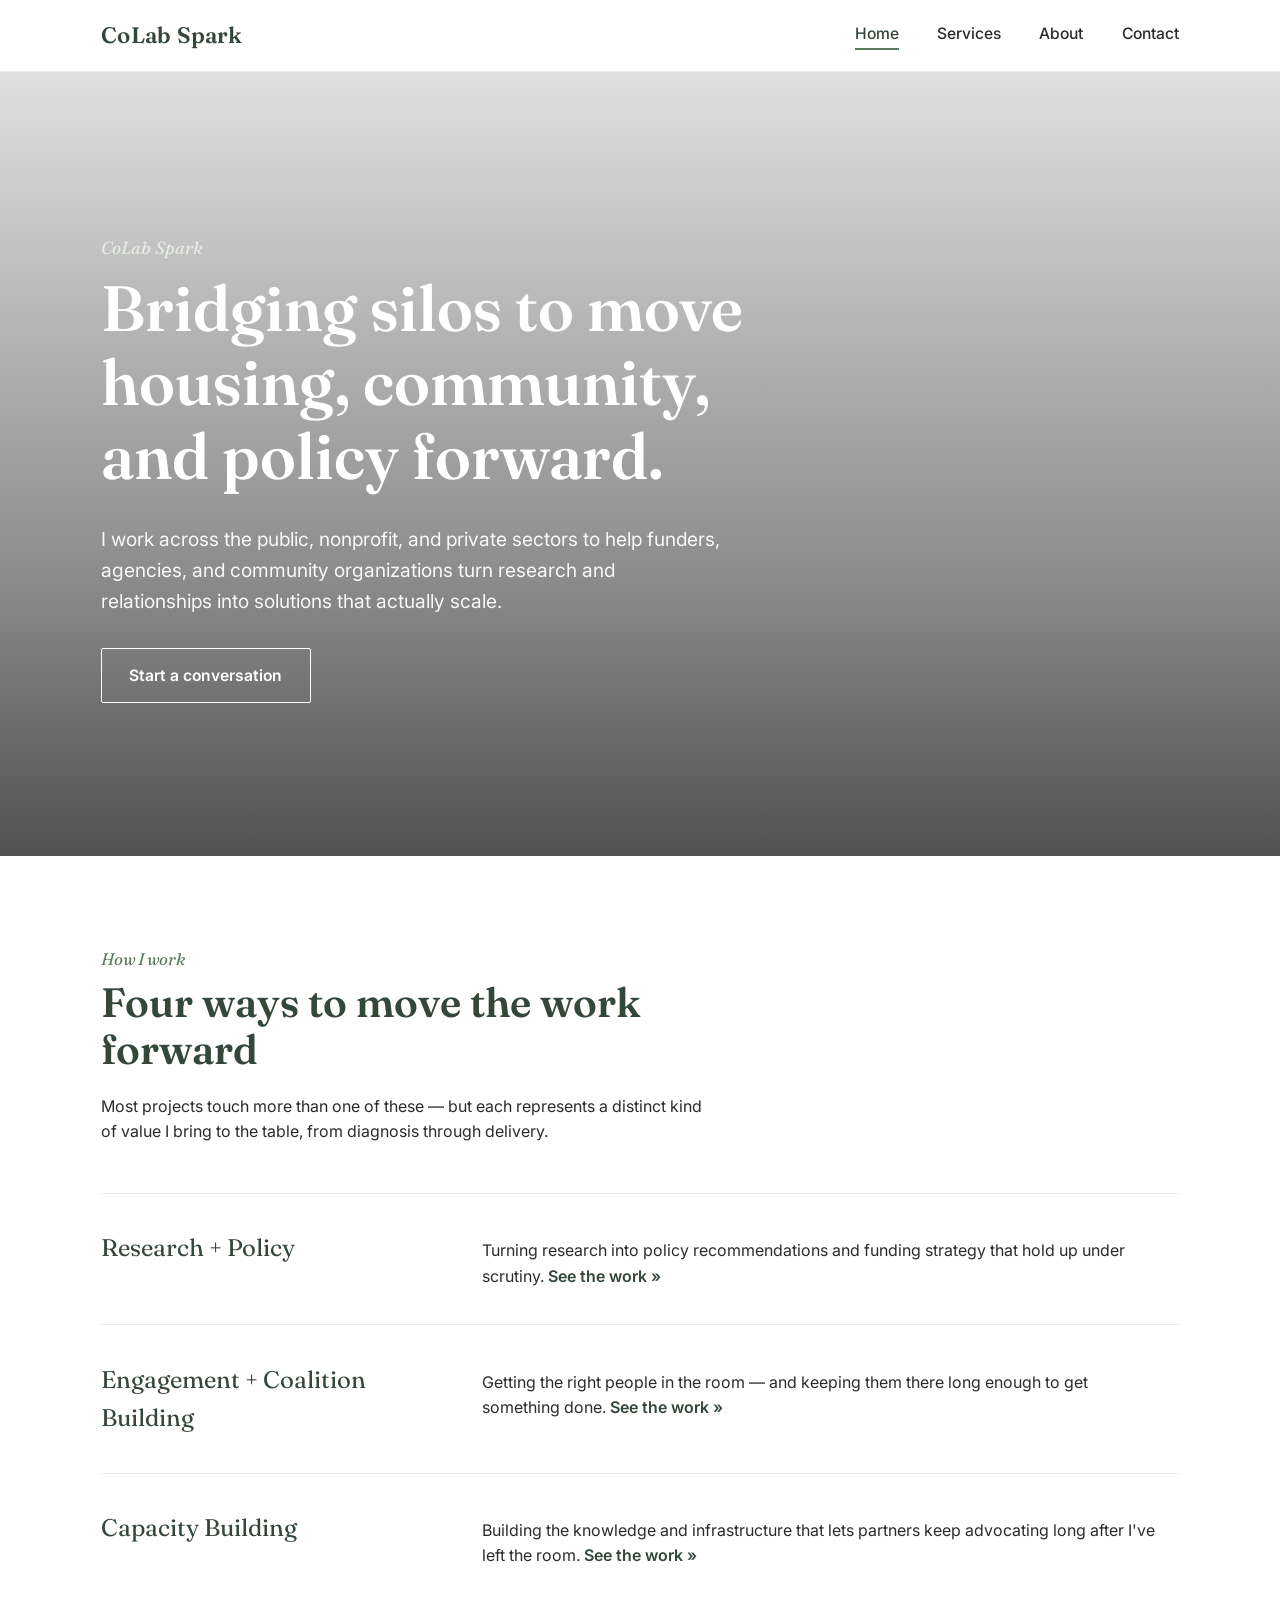
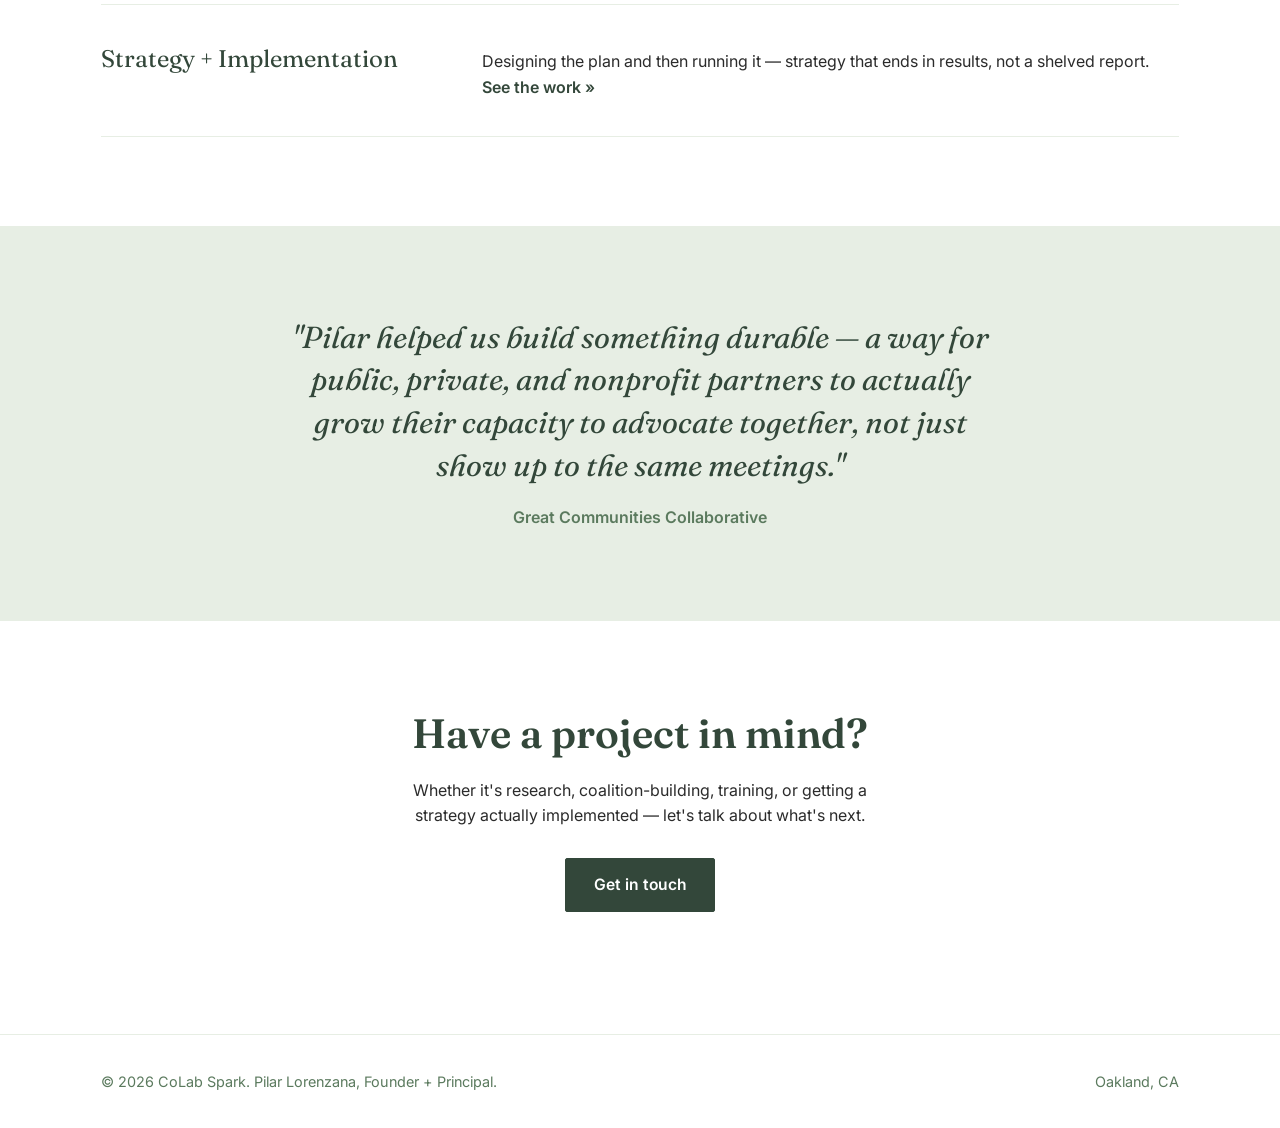
<file: index.html>
<!DOCTYPE html>
<html lang="en">
<head>
<meta charset="UTF-8">
<meta name="viewport" content="width=device-width, initial-scale=1.0">
<title>CoLab Spark — Housing, Community Development &amp; Policy Strategy</title>
<link rel="preconnect" href="https://fonts.googleapis.com">
<link href="https://fonts.googleapis.com/css2?family=Fraunces:ital,wght@0,500;0,600;1,500&family=Inter:wght@400;500;600&display=swap" rel="stylesheet">
<link rel="stylesheet" href="styles.css">
</head>
<body>

<header class="site-header">
  <div class="container">
    <div class="wordmark">CoLab Spark</div>
    <nav class="site-nav">
      <a href="index.html" class="active">Home</a>
      <a href="services.html">Services</a>
      <a href="about.html">About</a>
      <a href="contact.html">Contact</a>
    </nav>
  </div>
</header>

<section class="hero" style="background-image: url('https://picsum.photos/seed/101/1800/1200');">
  <div class="hero-content">
    <div class="eyebrow">CoLab Spark</div>
    <h1>Bridging silos to move housing, community, and policy forward.</h1>
    <p class="lede">I work across the public, nonprofit, and private sectors to help funders, agencies, and community organizations turn research and relationships into solutions that actually scale.</p>
    <a href="contact.html" class="btn btn-light">Start a conversation</a>
  </div>
</section>

<section>
  <div class="container">
    <div class="section-intro">
      <div class="kicker">How I work</div>
      <h2>Four ways to move the work forward</h2>
      <p>Most projects touch more than one of these — but each represents a distinct kind of value I bring to the table, from diagnosis through delivery.</p>
    </div>

    <div class="bucket-list">
      <div class="bucket-row">
        <div class="bucket-name">Research + Policy</div>
        <p class="bucket-desc">Turning research into policy recommendations and funding strategy that hold up under scrutiny. <a href="services.html#research-policy">See the work &raquo;</a></p>
      </div>
      <div class="bucket-row">
        <div class="bucket-name">Engagement + Coalition Building</div>
        <p class="bucket-desc">Getting the right people in the room — and keeping them there long enough to get something done. <a href="services.html#engagement-coalition">See the work &raquo;</a></p>
      </div>
      <div class="bucket-row">
        <div class="bucket-name">Capacity Building</div>
        <p class="bucket-desc">Building the knowledge and infrastructure that lets partners keep advocating long after I've left the room. <a href="services.html#capacity-building">See the work &raquo;</a></p>
      </div>
      <div class="bucket-row">
        <div class="bucket-name">Strategy + Implementation</div>
        <p class="bucket-desc">Designing the plan and then running it — strategy that ends in results, not a shelved report. <a href="services.html#strategy-implementation">See the work &raquo;</a></p>
      </div>
    </div>
  </div>
</section>

<section class="section-pale">
  <div class="container testimonial">
    <blockquote>"Pilar helped us build something durable — a way for public, private, and nonprofit partners to actually grow their capacity to advocate together, not just show up to the same meetings."</blockquote>
    <cite>Great Communities Collaborative</cite>
  </div>
</section>

<section>
  <div class="container" style="text-align:center;">
    <h2>Have a project in mind?</h2>
    <p style="margin: 0 auto 1.8rem; max-width: 50ch;">Whether it's research, coalition-building, training, or getting a strategy actually implemented — let's talk about what's next.</p>
    <a href="contact.html" class="btn btn-solid">Get in touch</a>
  </div>
</section>

<footer class="site-footer">
  <div class="container">
    <div>&copy; 2026 CoLab Spark. Pilar Lorenzana, Founder + Principal.</div>
    <div>Oakland, CA</div>
  </div>
</footer>

</body>
</html>
</file>
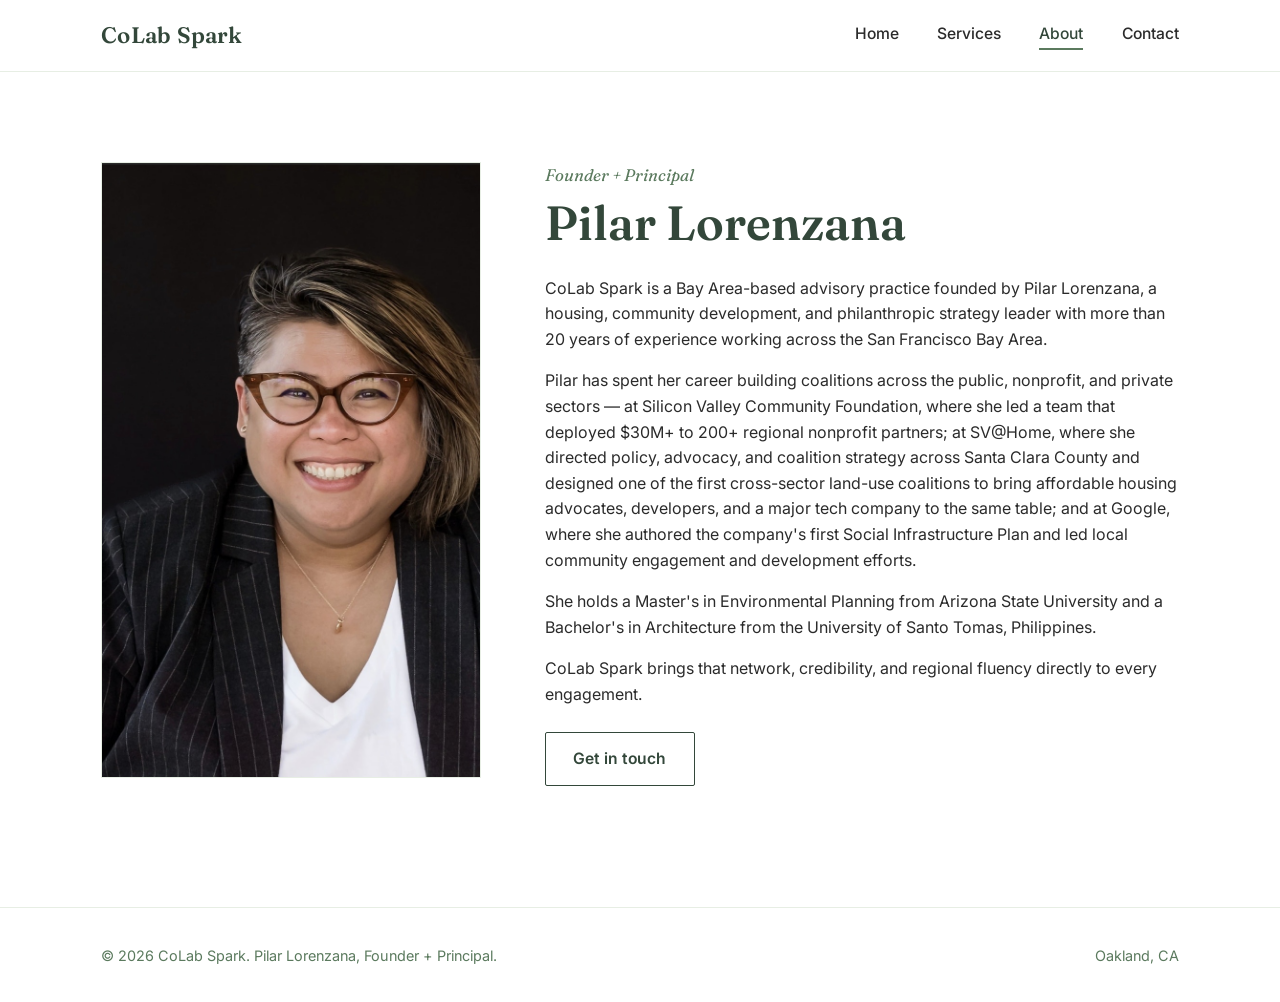
<file: about.html>
<!DOCTYPE html>
<html lang="en">
<head>
<meta charset="UTF-8">
<meta name="viewport" content="width=device-width, initial-scale=1.0">
<title>About — CoLab Spark</title>
<link rel="preconnect" href="https://fonts.googleapis.com">
<link href="https://fonts.googleapis.com/css2?family=Fraunces:ital,wght@0,500;0,600;1,500&family=Inter:wght@400;500;600&display=swap" rel="stylesheet">
<link rel="stylesheet" href="styles.css">
</head>
<body>

<header class="site-header">
  <div class="container">
    <div class="wordmark">CoLab Spark</div>
    <nav class="site-nav">
      <a href="index.html">Home</a>
      <a href="services.html">Services</a>
      <a href="about.html" class="active">About</a>
      <a href="contact.html">Contact</a>
    </nav>
  </div>
</header>

<section>
  <div class="container about-grid">
    <img src="images/pilar-headshot.jpg" alt="Pilar Lorenzana">
    <div>
      <div class="section-intro" style="margin-bottom: 1.6rem;">
        <div class="kicker">Founder + Principal</div>
        <h1 style="font-size: clamp(2rem, 4vw, 3rem);">Pilar Lorenzana</h1>
      </div>
      <p>CoLab Spark is a Bay Area-based advisory practice founded by Pilar Lorenzana, a housing, community development, and philanthropic strategy leader with more than 20 years of experience working across the San Francisco Bay Area.</p>
      <p>Pilar has spent her career building coalitions across the public, nonprofit, and private sectors — at Silicon Valley Community Foundation, where she led a team that deployed $30M+ to 200+ regional nonprofit partners; at SV@Home, where she directed policy, advocacy, and coalition strategy across Santa Clara County and designed one of the first cross-sector land-use coalitions to bring affordable housing advocates, developers, and a major tech company to the same table; and at Google, where she authored the company's first Social Infrastructure Plan and led local community engagement and development efforts.</p>
      <p>She holds a Master's in Environmental Planning from Arizona State University and a Bachelor's in Architecture from the University of Santo Tomas, Philippines.</p>
      <p>CoLab Spark brings that network, credibility, and regional fluency directly to every engagement.</p>
      <a href="contact.html" class="btn btn-outline" style="margin-top: 0.5rem;">Get in touch</a>
    </div>
  </div>
</section>

<footer class="site-footer">
  <div class="container">
    <div>&copy; 2026 CoLab Spark. Pilar Lorenzana, Founder + Principal.</div>
    <div>Oakland, CA</div>
  </div>
</footer>

</body>
</html>
</file>
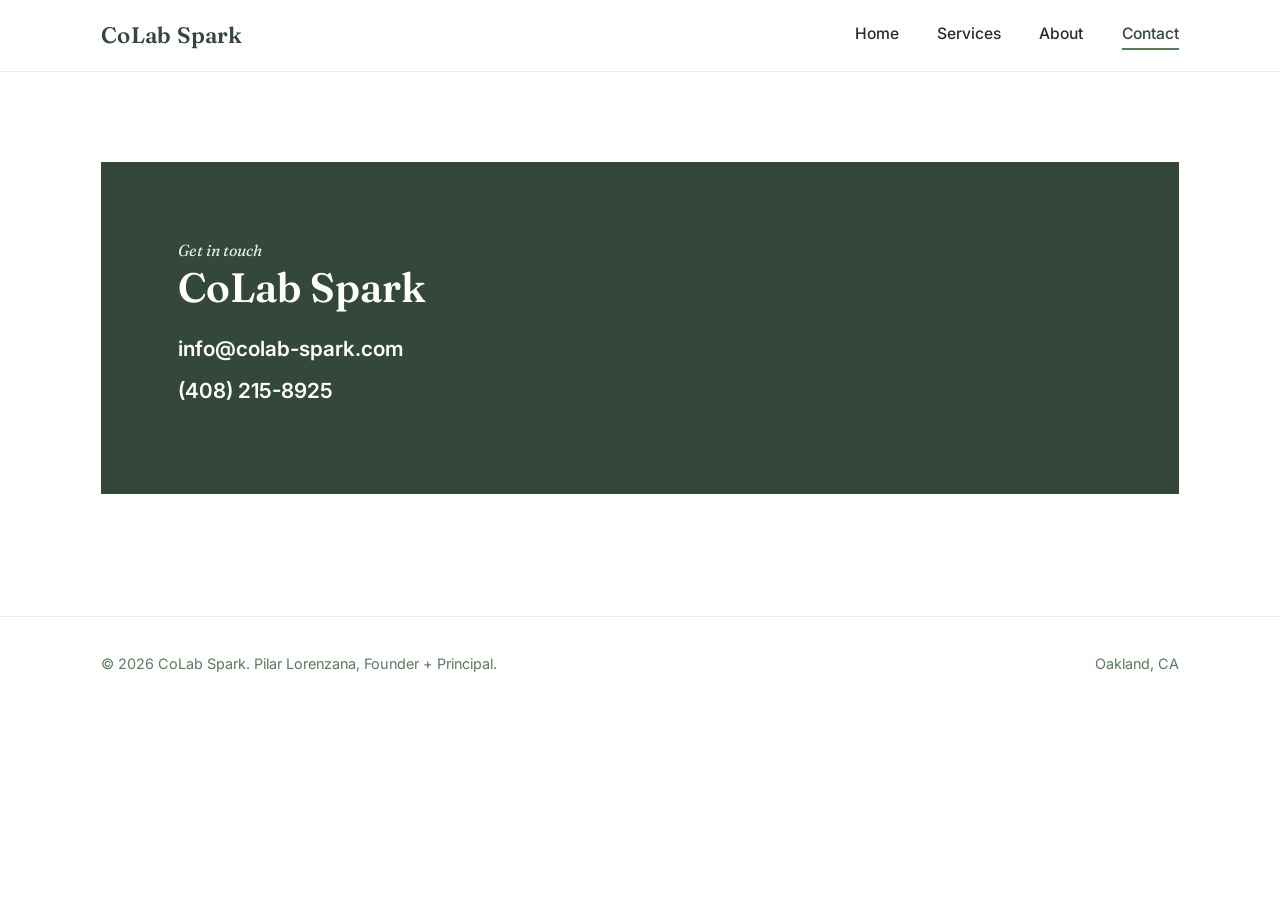
<file: contact.html>
<!DOCTYPE html>
<html lang="en">
<head>
<meta charset="UTF-8">
<meta name="viewport" content="width=device-width, initial-scale=1.0">
<title>Contact — CoLab Spark</title>
<link rel="preconnect" href="https://fonts.googleapis.com">
<link href="https://fonts.googleapis.com/css2?family=Fraunces:ital,wght@0,500;0,600;1,500&family=Inter:wght@400;500;600&display=swap" rel="stylesheet">
<link rel="stylesheet" href="styles.css">
</head>
<body>

<header class="site-header">
  <div class="container">
    <div class="wordmark">CoLab Spark</div>
    <nav class="site-nav">
      <a href="index.html">Home</a>
      <a href="services.html">Services</a>
      <a href="about.html">About</a>
      <a href="contact.html" class="active">Contact</a>
    </nav>
  </div>
</header>

<section>
  <div class="container">
    <div class="contact-block">
      <div class="kicker" style="color: var(--pale-green); font-family: var(--font-display); font-style: italic;">Get in touch</div>
      <h2>CoLab Spark</h2>
      <p class="detail"><a href="mailto:info@colab-spark.com">info@colab-spark.com</a></p>
      <p class="detail"><a href="tel:+14082158925">(408) 215-8925</a></p>
    </div>
  </div>
</section>

<footer class="site-footer">
  <div class="container">
    <div>&copy; 2026 CoLab Spark. Pilar Lorenzana, Founder + Principal.</div>
    <div>Oakland, CA</div>
  </div>
</footer>

</body>
</html>
</file>
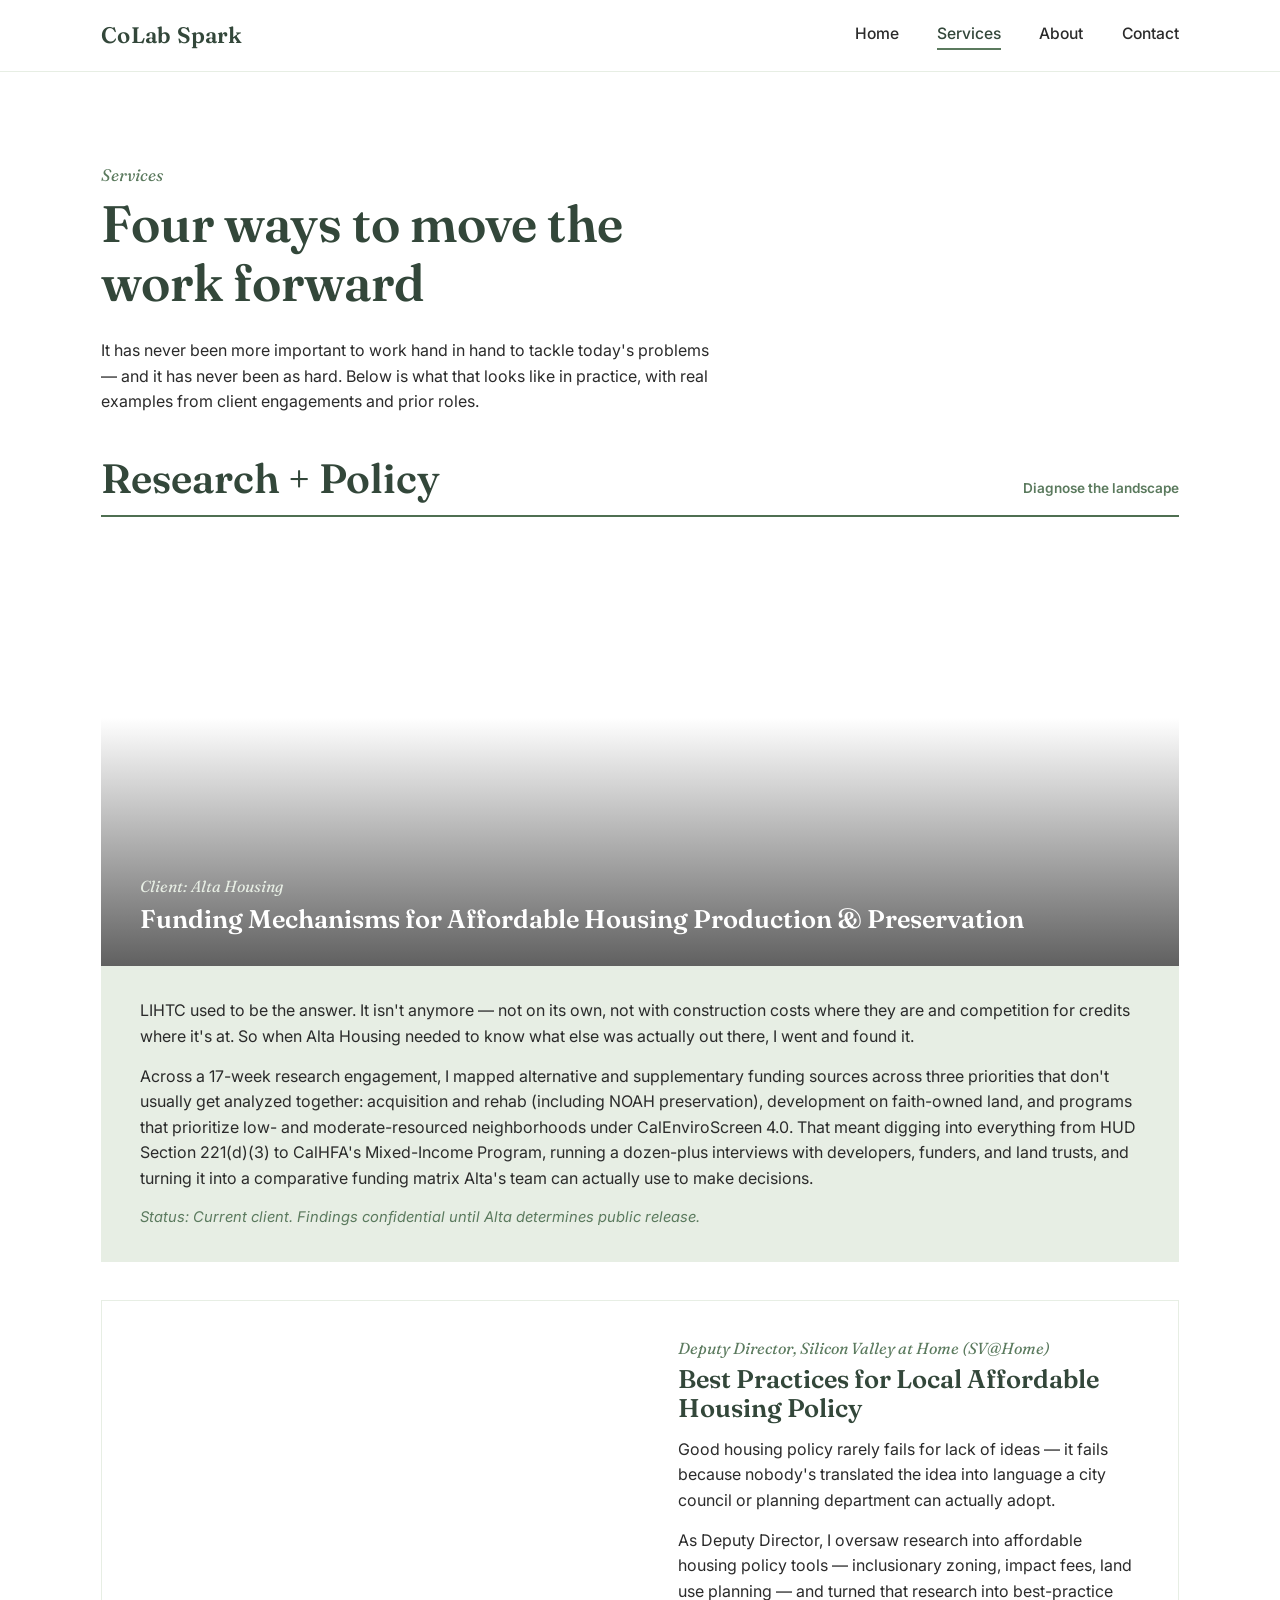
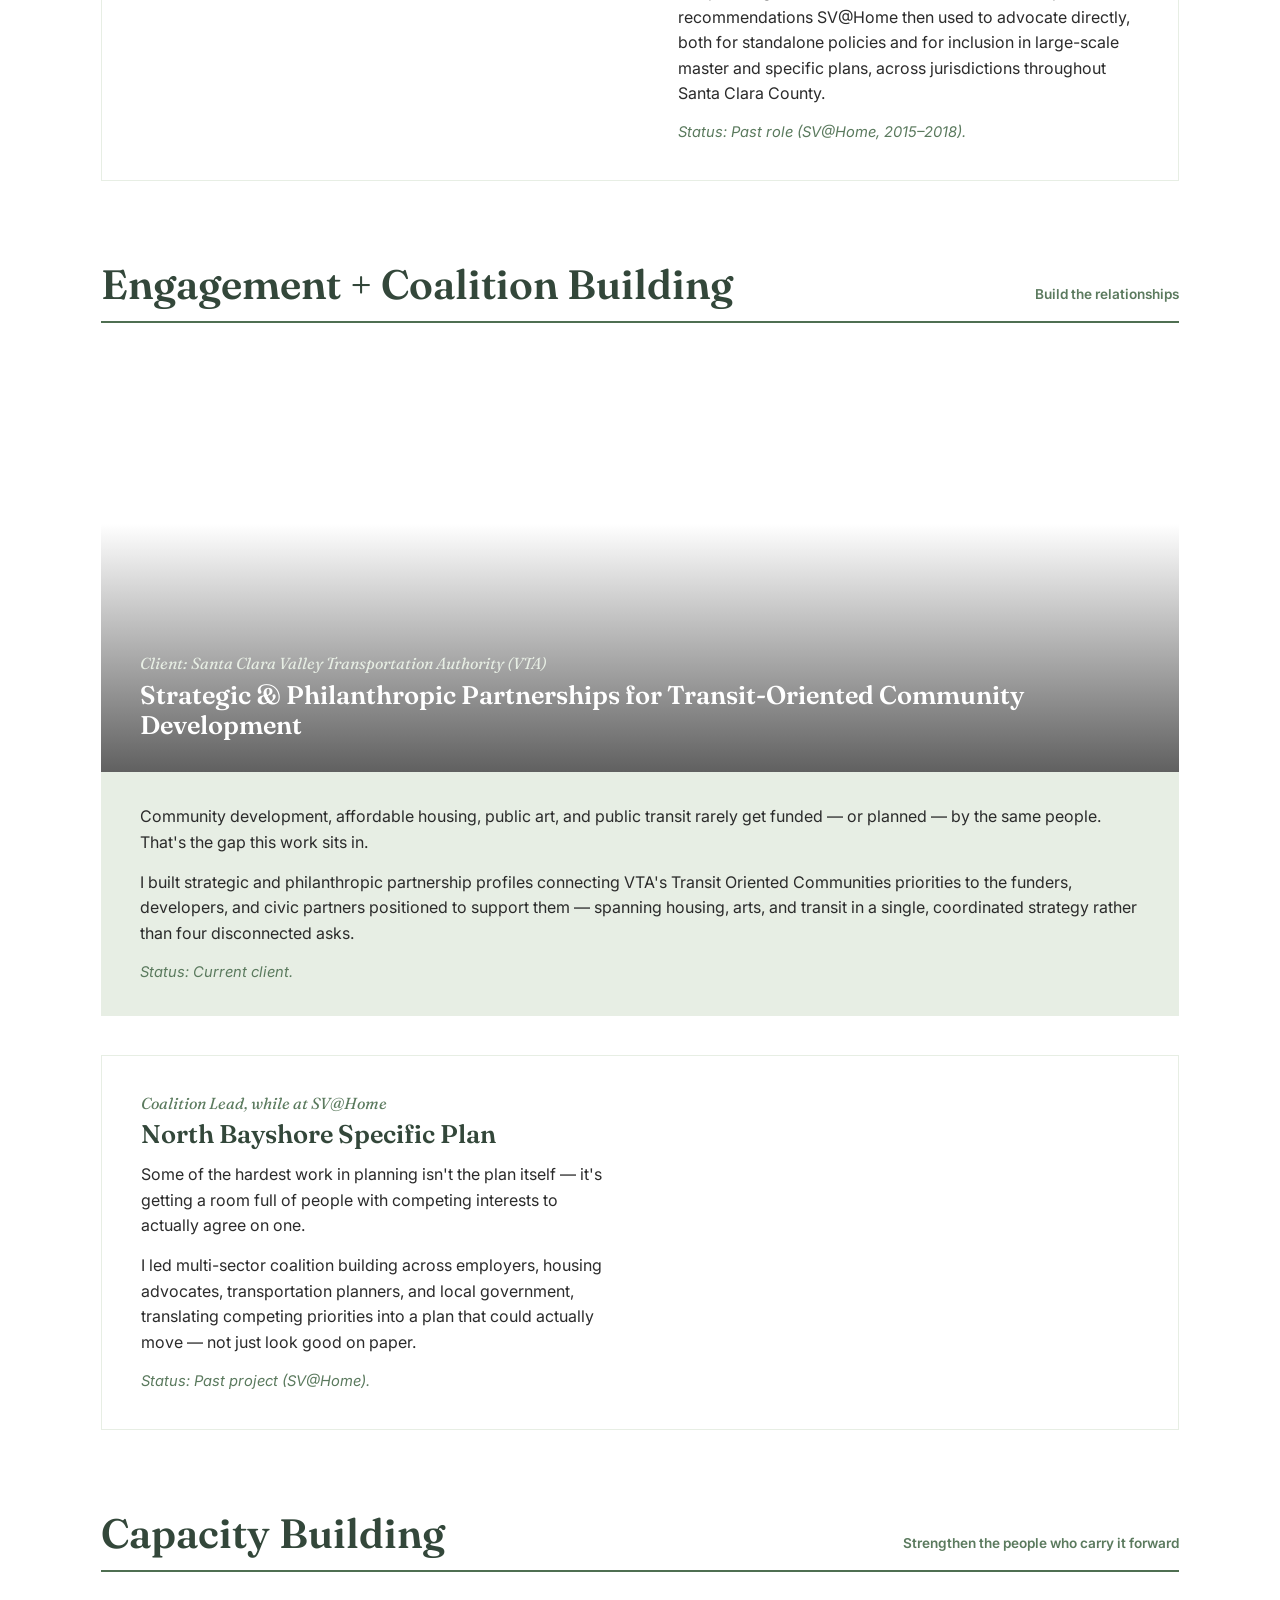
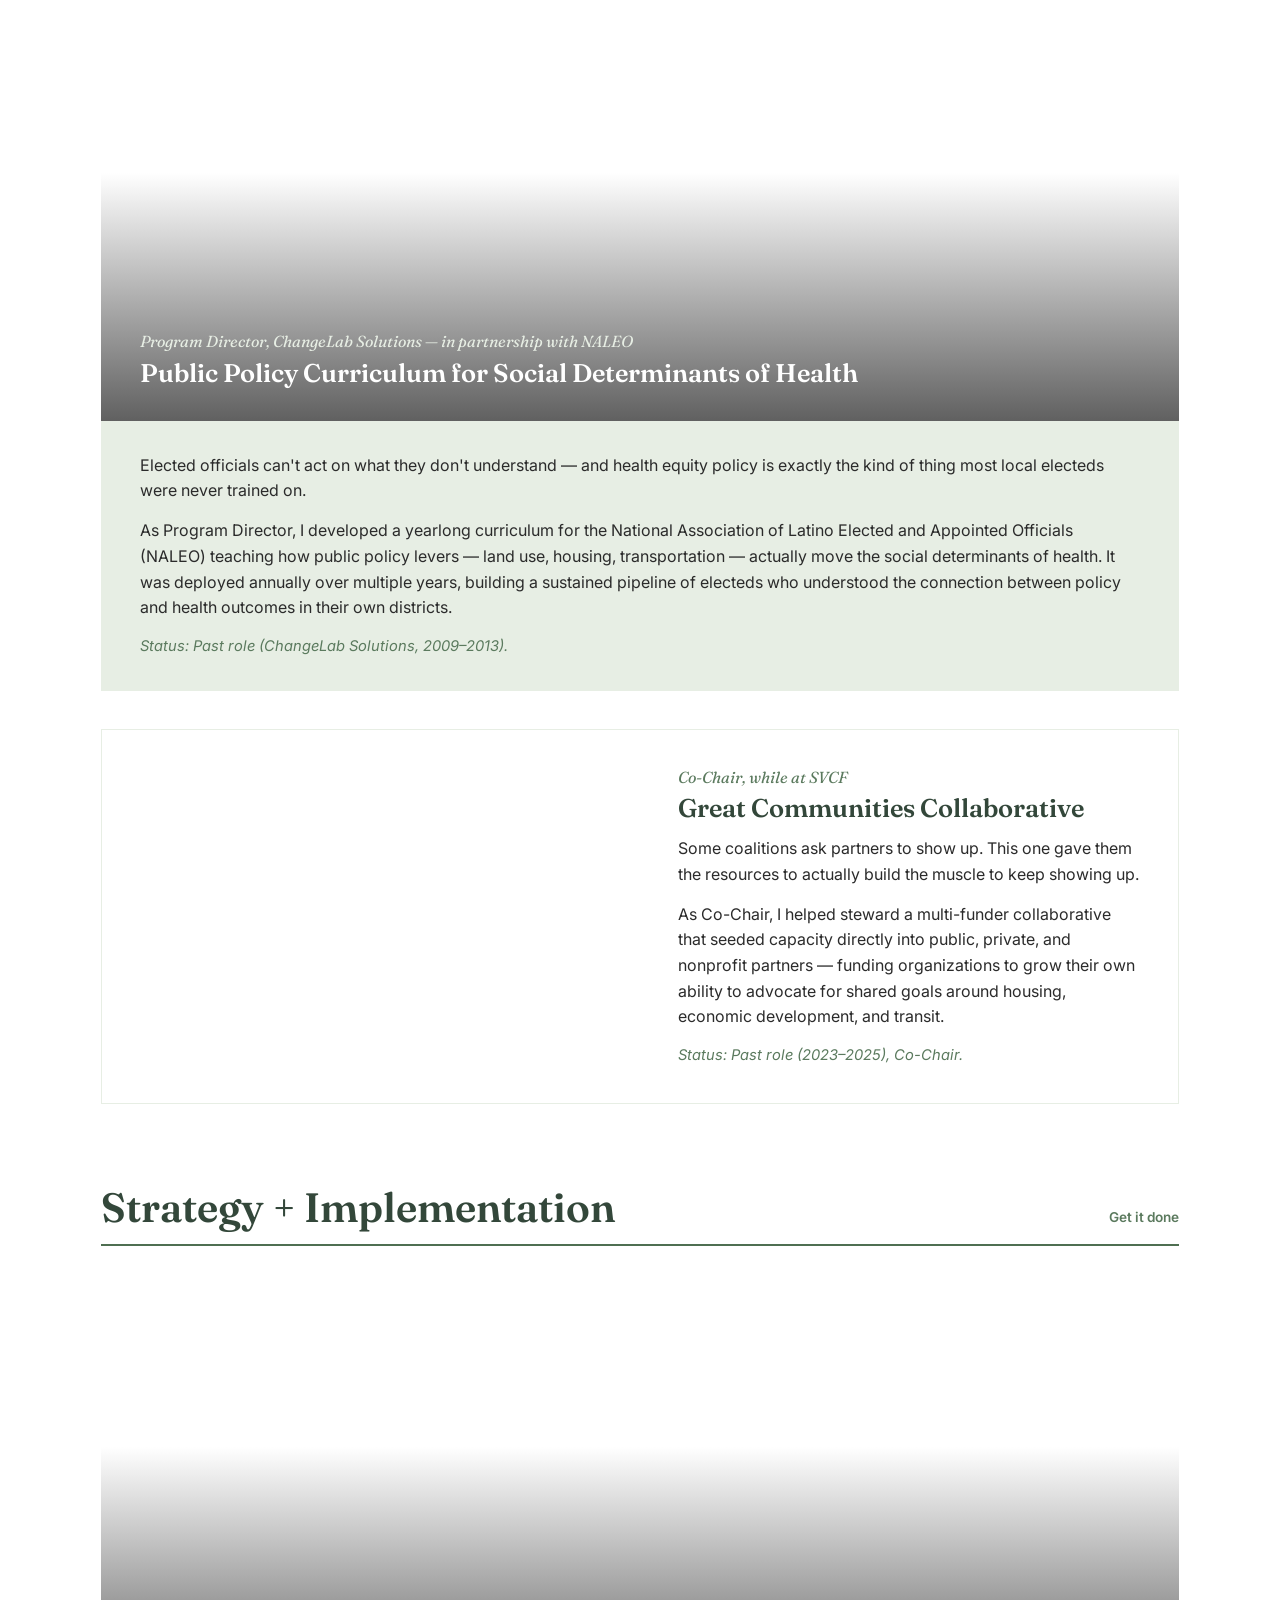
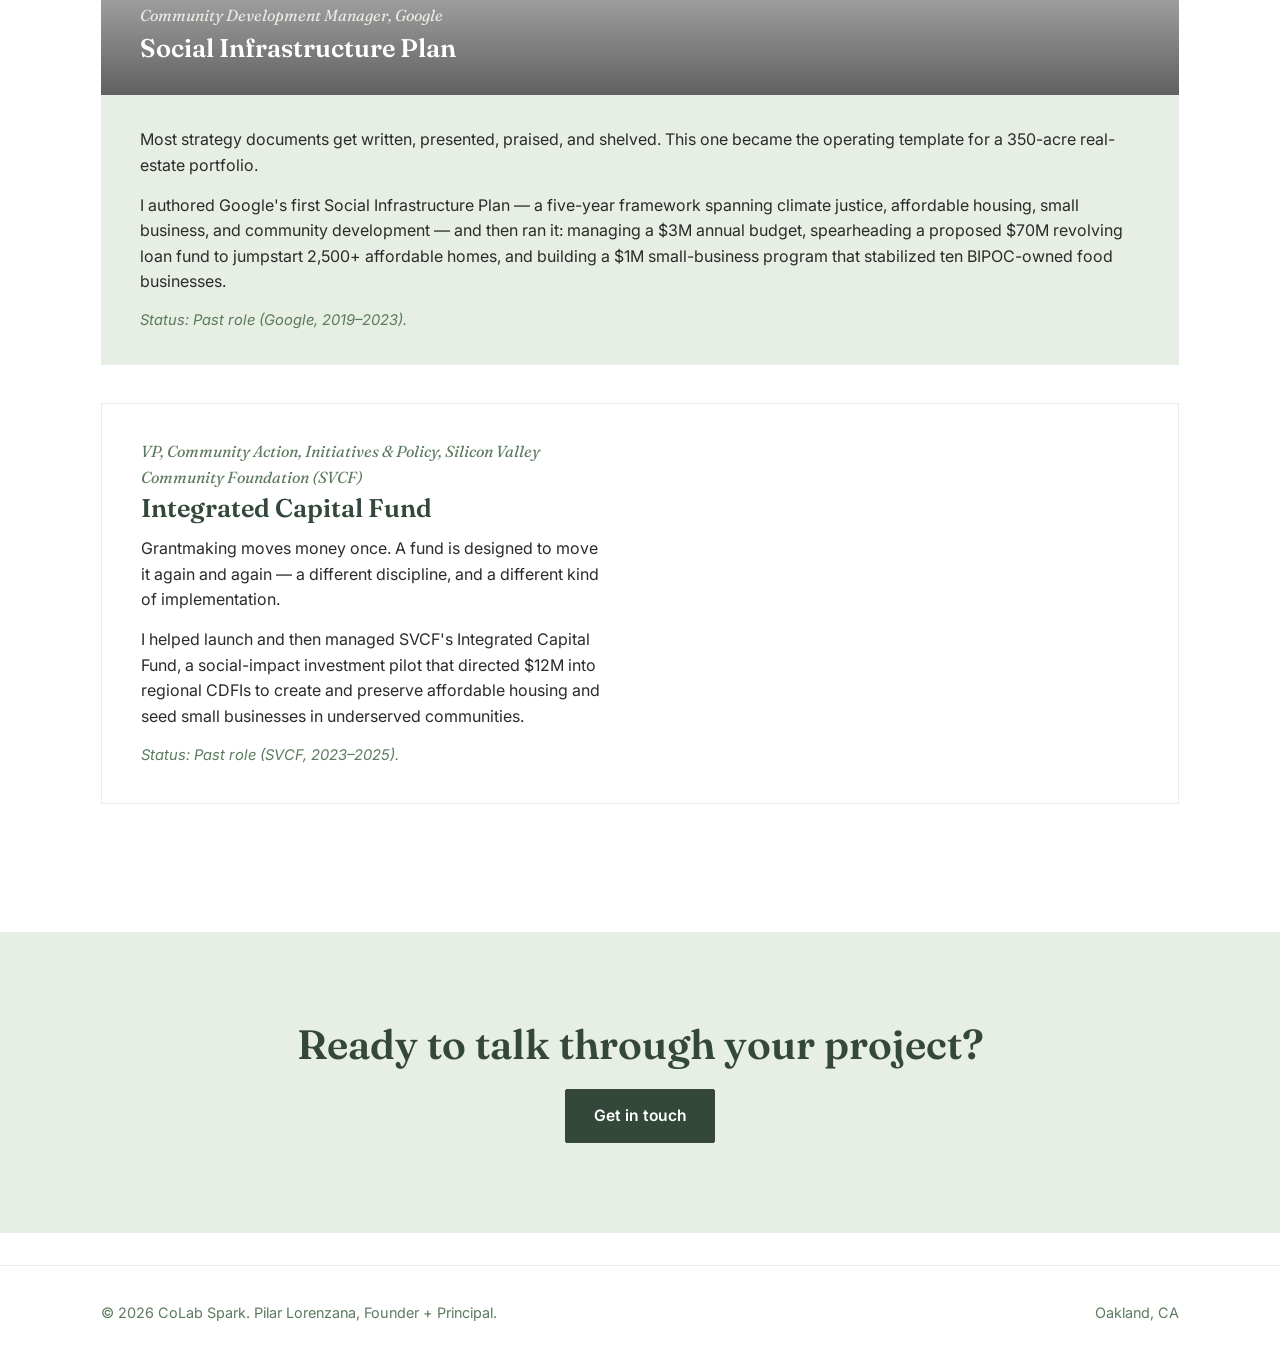
<file: services.html>
<!DOCTYPE html>
<html lang="en">
<head>
<meta charset="UTF-8">
<meta name="viewport" content="width=device-width, initial-scale=1.0">
<title>Services + Case Studies — CoLab Spark</title>
<link rel="preconnect" href="https://fonts.googleapis.com">
<link href="https://fonts.googleapis.com/css2?family=Fraunces:ital,wght@0,500;0,600;1,500&family=Inter:wght@400;500;600&display=swap" rel="stylesheet">
<link rel="stylesheet" href="styles.css">
</head>
<body>

<header class="site-header">
  <div class="container">
    <div class="wordmark">CoLab Spark</div>
    <nav class="site-nav">
      <a href="index.html">Home</a>
      <a href="services.html" class="active">Services</a>
      <a href="about.html">About</a>
      <a href="contact.html">Contact</a>
    </nav>
  </div>
</header>

<section style="padding-bottom: 1rem;">
  <div class="container">
    <div class="section-intro" style="margin-bottom: 1.5rem;">
      <div class="kicker">Services</div>
      <h1 style="font-size: clamp(2.2rem, 4vw, 3.2rem);">Four ways to move the work forward</h1>
      <p>It has never been more important to work hand in hand to tackle today's problems — and it has never been as hard. Below is what that looks like in practice, with real examples from client engagements and prior roles.</p>
    </div>
  </div>
</section>

<section style="padding-top: 0;">
  <div class="container">

    <!-- RESEARCH + POLICY -->
    <div class="bucket-block" id="research-policy">
      <div class="bucket-header">
        <h2>Research + Policy</h2>
        <span class="bucket-tag">Diagnose the landscape</span>
      </div>

      <div class="case-feature">
        <div class="photo" style="background-image: url('https://picsum.photos/seed/102/1600/900');">
          <div class="photo-caption">
            <div class="role">Client: Alta Housing</div>
            <h3>Funding Mechanisms for Affordable Housing Production &amp; Preservation</h3>
          </div>
        </div>
        <div class="case-body">
          <p>LIHTC used to be the answer. It isn't anymore — not on its own, not with construction costs where they are and competition for credits where it's at. So when Alta Housing needed to know what else was actually out there, I went and found it.</p>
          <p>Across a 17-week research engagement, I mapped alternative and supplementary funding sources across three priorities that don't usually get analyzed together: acquisition and rehab (including NOAH preservation), development on faith-owned land, and programs that prioritize low- and moderate-resourced neighborhoods under CalEnviroScreen 4.0. That meant digging into everything from HUD Section 221(d)(3) to CalHFA's Mixed-Income Program, running a dozen-plus interviews with developers, funders, and land trusts, and turning it into a comparative funding matrix Alta's team can actually use to make decisions.</p>
          <p class="status"><em>Status: Current client. Findings confidential until Alta determines public release.</em></p>
        </div>
      </div>

      <div class="case-split">
        <div class="photo" style="background-image: url('https://picsum.photos/seed/103/900/900');"></div>
        <div class="case-body">
          <div class="role">Deputy Director, Silicon Valley at Home (SV@Home)</div>
          <h3>Best Practices for Local Affordable Housing Policy</h3>
          <p>Good housing policy rarely fails for lack of ideas — it fails because nobody's translated the idea into language a city council or planning department can actually adopt.</p>
          <p>As Deputy Director, I oversaw research into affordable housing policy tools — inclusionary zoning, impact fees, land use planning — and turned that research into best-practice recommendations SV@Home then used to advocate directly, both for standalone policies and for inclusion in large-scale master and specific plans, across jurisdictions throughout Santa Clara County.</p>
          <p class="status"><em>Status: Past role (SV@Home, 2015–2018).</em></p>
        </div>
      </div>
    </div>

    <!-- ENGAGEMENT + COALITION BUILDING -->
    <div class="bucket-block" id="engagement-coalition">
      <div class="bucket-header">
        <h2>Engagement + Coalition Building</h2>
        <span class="bucket-tag">Build the relationships</span>
      </div>

      <div class="case-feature">
        <div class="photo" style="background-image: url('https://picsum.photos/seed/104/1600/900');">
          <div class="photo-caption">
            <div class="role">Client: Santa Clara Valley Transportation Authority (VTA)</div>
            <h3>Strategic &amp; Philanthropic Partnerships for Transit-Oriented Community Development</h3>
          </div>
        </div>
        <div class="case-body">
          <p>Community development, affordable housing, public art, and public transit rarely get funded — or planned — by the same people. That's the gap this work sits in.</p>
          <p>I built strategic and philanthropic partnership profiles connecting VTA's Transit Oriented Communities priorities to the funders, developers, and civic partners positioned to support them — spanning housing, arts, and transit in a single, coordinated strategy rather than four disconnected asks.</p>
          <p class="status"><em>Status: Current client.</em></p>
        </div>
      </div>

      <div class="case-split reverse">
        <div class="photo" style="background-image: url('https://picsum.photos/seed/105/900/900');"></div>
        <div class="case-body">
          <div class="role">Coalition Lead, while at SV@Home</div>
          <h3>North Bayshore Specific Plan</h3>
          <p>Some of the hardest work in planning isn't the plan itself — it's getting a room full of people with competing interests to actually agree on one.</p>
          <p>I led multi-sector coalition building across employers, housing advocates, transportation planners, and local government, translating competing priorities into a plan that could actually move — not just look good on paper.</p>
          <p class="status"><em>Status: Past project (SV@Home).</em></p>
        </div>
      </div>
    </div>

    <!-- CAPACITY BUILDING -->
    <div class="bucket-block" id="capacity-building">
      <div class="bucket-header">
        <h2>Capacity Building</h2>
        <span class="bucket-tag">Strengthen the people who carry it forward</span>
      </div>

      <div class="case-feature">
        <div class="photo" style="background-image: url('https://picsum.photos/seed/206/1600/900');">
          <div class="photo-caption">
            <div class="role">Program Director, ChangeLab Solutions — in partnership with NALEO</div>
            <h3>Public Policy Curriculum for Social Determinants of Health</h3>
          </div>
        </div>
        <div class="case-body">
          <p>Elected officials can't act on what they don't understand — and health equity policy is exactly the kind of thing most local electeds were never trained on.</p>
          <p>As Program Director, I developed a yearlong curriculum for the National Association of Latino Elected and Appointed Officials (NALEO) teaching how public policy levers — land use, housing, transportation — actually move the social determinants of health. It was deployed annually over multiple years, building a sustained pipeline of electeds who understood the connection between policy and health outcomes in their own districts.</p>
          <p class="status"><em>Status: Past role (ChangeLab Solutions, 2009–2013).</em></p>
        </div>
      </div>

      <div class="case-split">
        <div class="photo" style="background-image: url('https://picsum.photos/seed/107/900/900');"></div>
        <div class="case-body">
          <div class="role">Co-Chair, while at SVCF</div>
          <h3>Great Communities Collaborative</h3>
          <p>Some coalitions ask partners to show up. This one gave them the resources to actually build the muscle to keep showing up.</p>
          <p>As Co-Chair, I helped steward a multi-funder collaborative that seeded capacity directly into public, private, and nonprofit partners — funding organizations to grow their own ability to advocate for shared goals around housing, economic development, and transit.</p>
          <p class="status"><em>Status: Past role (2023–2025), Co-Chair.</em></p>
        </div>
      </div>
    </div>

    <!-- STRATEGY + IMPLEMENTATION -->
    <div class="bucket-block" id="strategy-implementation">
      <div class="bucket-header">
        <h2>Strategy + Implementation</h2>
        <span class="bucket-tag">Get it done</span>
      </div>

      <div class="case-feature">
        <div class="photo" style="background-image: url('https://picsum.photos/seed/208/1600/900');">
          <div class="photo-caption">
            <div class="role">Community Development Manager, Google</div>
            <h3>Social Infrastructure Plan</h3>
          </div>
        </div>
        <div class="case-body">
          <p>Most strategy documents get written, presented, praised, and shelved. This one became the operating template for a 350-acre real-estate portfolio.</p>
          <p>I authored Google's first Social Infrastructure Plan — a five-year framework spanning climate justice, affordable housing, small business, and community development — and then ran it: managing a $3M annual budget, spearheading a proposed $70M revolving loan fund to jumpstart 2,500+ affordable homes, and building a $1M small-business program that stabilized ten BIPOC-owned food businesses.</p>
          <p class="status"><em>Status: Past role (Google, 2019–2023).</em></p>
        </div>
      </div>

      <div class="case-split reverse">
        <div class="photo" style="background-image: url('https://picsum.photos/seed/109/900/900');"></div>
        <div class="case-body">
          <div class="role">VP, Community Action, Initiatives &amp; Policy, Silicon Valley Community Foundation (SVCF)</div>
          <h3>Integrated Capital Fund</h3>
          <p>Grantmaking moves money once. A fund is designed to move it again and again — a different discipline, and a different kind of implementation.</p>
          <p>I helped launch and then managed SVCF's Integrated Capital Fund, a social-impact investment pilot that directed $12M into regional CDFIs to create and preserve affordable housing and seed small businesses in underserved communities.</p>
          <p class="status"><em>Status: Past role (SVCF, 2023–2025).</em></p>
        </div>
      </div>
    </div>

  </div>
</section>

<section class="section-pale">
  <div class="container" style="text-align:center;">
    <h2>Ready to talk through your project?</h2>
    <a href="contact.html" class="btn btn-solid">Get in touch</a>
  </div>
</section>

<footer class="site-footer">
  <div class="container">
    <div>&copy; 2026 CoLab Spark. Pilar Lorenzana, Founder + Principal.</div>
    <div>Oakland, CA</div>
  </div>
</footer>

</body>
</html>
</file>
<file: styles.css>
/* CoLab Spark — Site Stylesheet
   Palette carried over from the CoLab Spark document style guide (muted green gradient).
   Type: Fraunces (display) + Inter (body).
*/

:root {
  --dark-green: #33473A;
  --mid-green: #5B7A5E;
  --pale-green: #E7EEE4;
  --line-green: #4F6F52;
  --ink: #2B2B2B;
  --white: #FFFFFF;

  --font-display: 'Fraunces', serif;
  --font-body: 'Inter', sans-serif;

  --max-width: 1180px;
  --gutter: clamp(1.5rem, 4vw, 4rem);
}

* { box-sizing: border-box; }

html { scroll-behavior: smooth; }

body {
  margin: 0;
  font-family: var(--font-body);
  color: var(--ink);
  background: var(--white);
  line-height: 1.6;
  -webkit-font-smoothing: antialiased;
}

img { max-width: 100%; display: block; }

a {
  color: var(--dark-green);
  text-decoration: none;
}
a:hover { text-decoration: underline; }

h1, h2, h3 {
  font-family: var(--font-display);
  color: var(--dark-green);
  margin: 0 0 0.5em;
  line-height: 1.15;
  font-weight: 600;
}

h1 { font-size: clamp(2.5rem, 5vw, 4.2rem); }
h2 { font-size: clamp(1.9rem, 3.2vw, 2.6rem); }
h3 { font-size: clamp(1.3rem, 2vw, 1.6rem); }

p { max-width: 68ch; }

.container {
  max-width: var(--max-width);
  margin: 0 auto;
  padding: 0 var(--gutter);
}

/* ---------- Header / Nav ---------- */

.site-header {
  position: sticky;
  top: 0;
  z-index: 50;
  background: var(--white);
  border-bottom: 1px solid var(--pale-green);
}

.site-header .container {
  display: flex;
  align-items: center;
  justify-content: space-between;
  padding-top: 1.1rem;
  padding-bottom: 1.1rem;
}

.wordmark {
  font-family: var(--font-display);
  font-weight: 600;
  font-size: 1.4rem;
  color: var(--dark-green);
  letter-spacing: 0.01em;
}

.site-nav {
  display: flex;
  gap: clamp(1.2rem, 3vw, 2.4rem);
}

.site-nav a {
  font-size: 0.98rem;
  color: var(--ink);
  font-weight: 500;
}

.site-nav a.active,
.site-nav a:hover {
  color: var(--dark-green);
  text-decoration: none;
  border-bottom: 2px solid var(--mid-green);
  padding-bottom: 2px;
}

/* ---------- Buttons ---------- */

.btn {
  display: inline-block;
  padding: 0.85rem 1.7rem;
  border-radius: 2px;
  font-weight: 600;
  font-size: 0.98rem;
  border: 1.5px solid var(--dark-green);
}

.btn-solid {
  background: var(--dark-green);
  color: var(--white);
}
.btn-solid:hover {
  background: var(--line-green);
  text-decoration: none;
  border-color: var(--line-green);
}

.btn-outline {
  background: transparent;
  color: var(--dark-green);
}
.btn-outline:hover {
  background: var(--pale-green);
  text-decoration: none;
}

.btn-light {
  border-color: var(--white);
  color: var(--white);
}
.btn-light:hover {
  background: var(--white);
  color: var(--dark-green);
  text-decoration: none;
}

/* ---------- Hero (Home) ---------- */

.hero {
  position: relative;
  min-height: 86vh;
  display: flex;
  align-items: flex-end;
  background-size: cover;
  background-position: center;
  color: var(--white);
}

.hero::after {
  content: "";
  position: absolute;
  inset: 0;
  background: linear-gradient(180deg, rgba(43,43,43,0.15) 0%, rgba(43,43,43,0.55) 65%, rgba(43,43,43,0.82) 100%);
}

.hero-content {
  position: relative;
  z-index: 2;
  padding: 4.5rem var(--gutter) 4rem;
  max-width: var(--max-width);
  margin: 0 auto;
  width: 100%;
}

.hero h1 { color: var(--white); max-width: 16ch; }

.hero .eyebrow {
  color: var(--pale-green);
  font-family: var(--font-display);
  font-style: italic;
  font-size: 1.1rem;
  margin-bottom: 0.6rem;
}

.hero p.lede {
  color: var(--white);
  font-size: 1.2rem;
  max-width: 52ch;
  margin: 1.2rem 0 2rem;
  opacity: 0.95;
}

/* ---------- Sections ---------- */

section { padding: clamp(3.5rem, 7vw, 6.5rem) 0; }
.section-pale { background: var(--pale-green); }

.section-intro {
  max-width: 62ch;
  margin-bottom: 3rem;
}
.section-intro .kicker {
  font-family: var(--font-display);
  font-style: italic;
  color: var(--mid-green);
  font-size: 1.05rem;
  margin-bottom: 0.4rem;
}

/* ---------- Bucket list (Home) ---------- */

.bucket-list {
  display: flex;
  flex-direction: column;
}

.bucket-row {
  display: grid;
  grid-template-columns: minmax(0, 1fr) minmax(0, 2fr);
  gap: 2rem;
  padding: 2.2rem 0;
  border-top: 1px solid var(--pale-green);
  align-items: baseline;
}
.bucket-row:last-child { border-bottom: 1px solid var(--pale-green); }

.bucket-row .bucket-name {
  font-family: var(--font-display);
  font-size: 1.5rem;
  color: var(--dark-green);
}

.bucket-row .bucket-desc { margin: 0; color: var(--ink); }
.bucket-row .bucket-desc a { font-weight: 600; white-space: nowrap; }

/* ---------- Testimonial ---------- */

.testimonial {
  max-width: 800px;
  margin: 0 auto;
  text-align: center;
}
.testimonial blockquote {
  font-family: var(--font-display);
  font-style: italic;
  font-size: clamp(1.4rem, 2.6vw, 1.9rem);
  color: var(--dark-green);
  margin: 0 0 1.2rem;
  line-height: 1.4;
}
.testimonial cite {
  font-style: normal;
  font-weight: 600;
  color: var(--mid-green);
  display: block;
}

/* ---------- Case studies ---------- */

.bucket-block { margin-bottom: 5rem; }
.bucket-block:last-child { margin-bottom: 0; }

.bucket-header {
  display: flex;
  align-items: baseline;
  justify-content: space-between;
  gap: 1rem;
  border-bottom: 2px solid var(--line-green);
  padding-bottom: 0.8rem;
  margin-bottom: 2.2rem;
}

.bucket-header h2 { margin: 0; }
.bucket-header .bucket-tag {
  font-family: var(--font-body);
  font-size: 0.85rem;
  color: var(--mid-green);
  font-weight: 600;
  white-space: nowrap;
}

/* Feature treatment: full-bleed photo, overlaid title, text runs below */
.case-feature {
  margin-bottom: 2.4rem;
}
.case-feature .photo {
  position: relative;
  min-height: 46vh;
  background-size: cover;
  background-position: center;
  display: flex;
  align-items: flex-end;
}
.case-feature .photo::after {
  content: "";
  position: absolute;
  inset: 0;
  background: linear-gradient(180deg, rgba(43,43,43,0) 40%, rgba(43,43,43,0.75) 100%);
}
.case-feature .photo-caption {
  position: relative;
  z-index: 2;
  padding: 2rem clamp(1.5rem, 3vw, 2.5rem);
  color: var(--white);
}
.case-feature .photo-caption .role {
  font-family: var(--font-display);
  font-style: italic;
  font-size: 1rem;
  color: var(--pale-green);
  margin-bottom: 0.3rem;
}
.case-feature .photo-caption h3 { color: var(--white); margin: 0; }

.case-feature .case-body {
  background: var(--pale-green);
  padding: 2rem clamp(1.5rem, 3vw, 2.5rem);
}
.case-feature .case-body p { max-width: none; margin: 0 0 0.9rem; }
.case-feature .case-body .status {
  font-size: 0.92rem;
  color: var(--mid-green);
  margin: 0;
}

/* Split treatment: photo one side, text the other, alternating */
.case-split {
  display: grid;
  grid-template-columns: 1fr 1fr;
  gap: 0;
  margin-bottom: 2.4rem;
  border: 1px solid var(--pale-green);
}
.case-split .photo {
  background-size: cover;
  background-position: center;
  min-height: 320px;
}
.case-split .case-body {
  padding: 2.2rem clamp(1.5rem, 3vw, 2.5rem);
  display: flex;
  flex-direction: column;
  justify-content: center;
}
.case-split.reverse { grid-template-columns: 1fr 1fr; }
.case-split.reverse .photo { order: 2; }
.case-split.reverse .case-body { order: 1; }

.case-split .role {
  font-family: var(--font-display);
  font-style: italic;
  font-size: 1rem;
  color: var(--mid-green);
  margin-bottom: 0.2rem;
}
.case-split h3 { margin-bottom: 0.8rem; }
.case-split p { max-width: none; margin: 0 0 0.9rem; }
.case-split .status {
  font-size: 0.92rem;
  color: var(--mid-green);
  margin: 0;
}

@media (max-width: 760px) {
  .case-split, .case-split.reverse {
    grid-template-columns: 1fr;
  }
  .case-split .photo, .case-split.reverse .photo { order: 1; min-height: 260px; }
  .case-split .case-body, .case-split.reverse .case-body { order: 2; }
  .bucket-row { grid-template-columns: 1fr; gap: 0.6rem; }
}

/* ---------- About page ---------- */

.about-grid {
  display: grid;
  grid-template-columns: minmax(280px, 380px) 1fr;
  gap: clamp(2rem, 5vw, 4.5rem);
  align-items: start;
}
.about-grid img { border: 1px solid var(--pale-green); }

@media (max-width: 760px) {
  .about-grid { grid-template-columns: 1fr; }
}

/* ---------- Contact page ---------- */

.contact-block {
  background: var(--dark-green);
  color: var(--white);
  padding: clamp(3rem, 6vw, 5rem);
}
.contact-block h2 { color: var(--white); }
.contact-block a { color: var(--white); font-weight: 600; }
.contact-block .detail { font-size: 1.3rem; margin: 0.6rem 0; }

/* ---------- Footer ---------- */

.site-footer {
  border-top: 1px solid var(--pale-green);
  padding: 2.2rem 0;
  margin-top: 2rem;
}
.site-footer .container {
  display: flex;
  justify-content: space-between;
  flex-wrap: wrap;
  gap: 1rem;
  font-size: 0.9rem;
  color: var(--mid-green);
}
</file>
